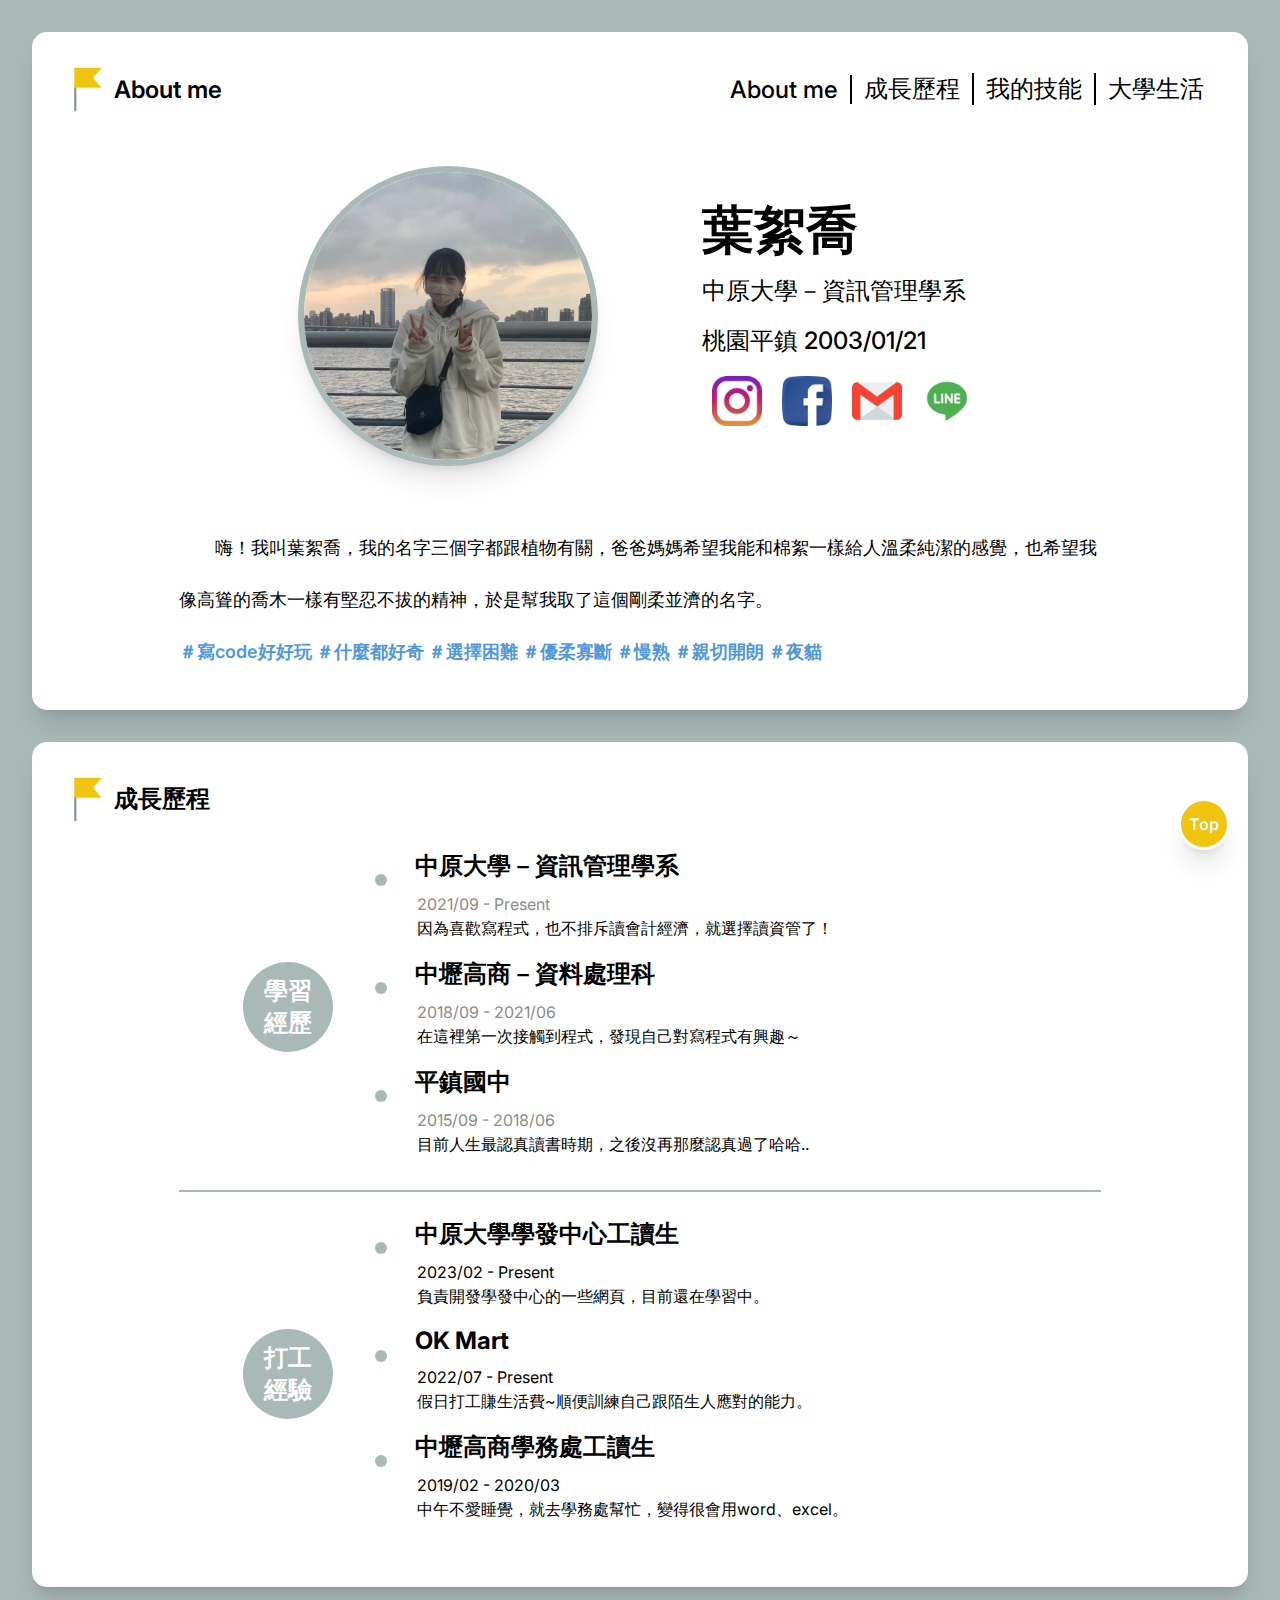
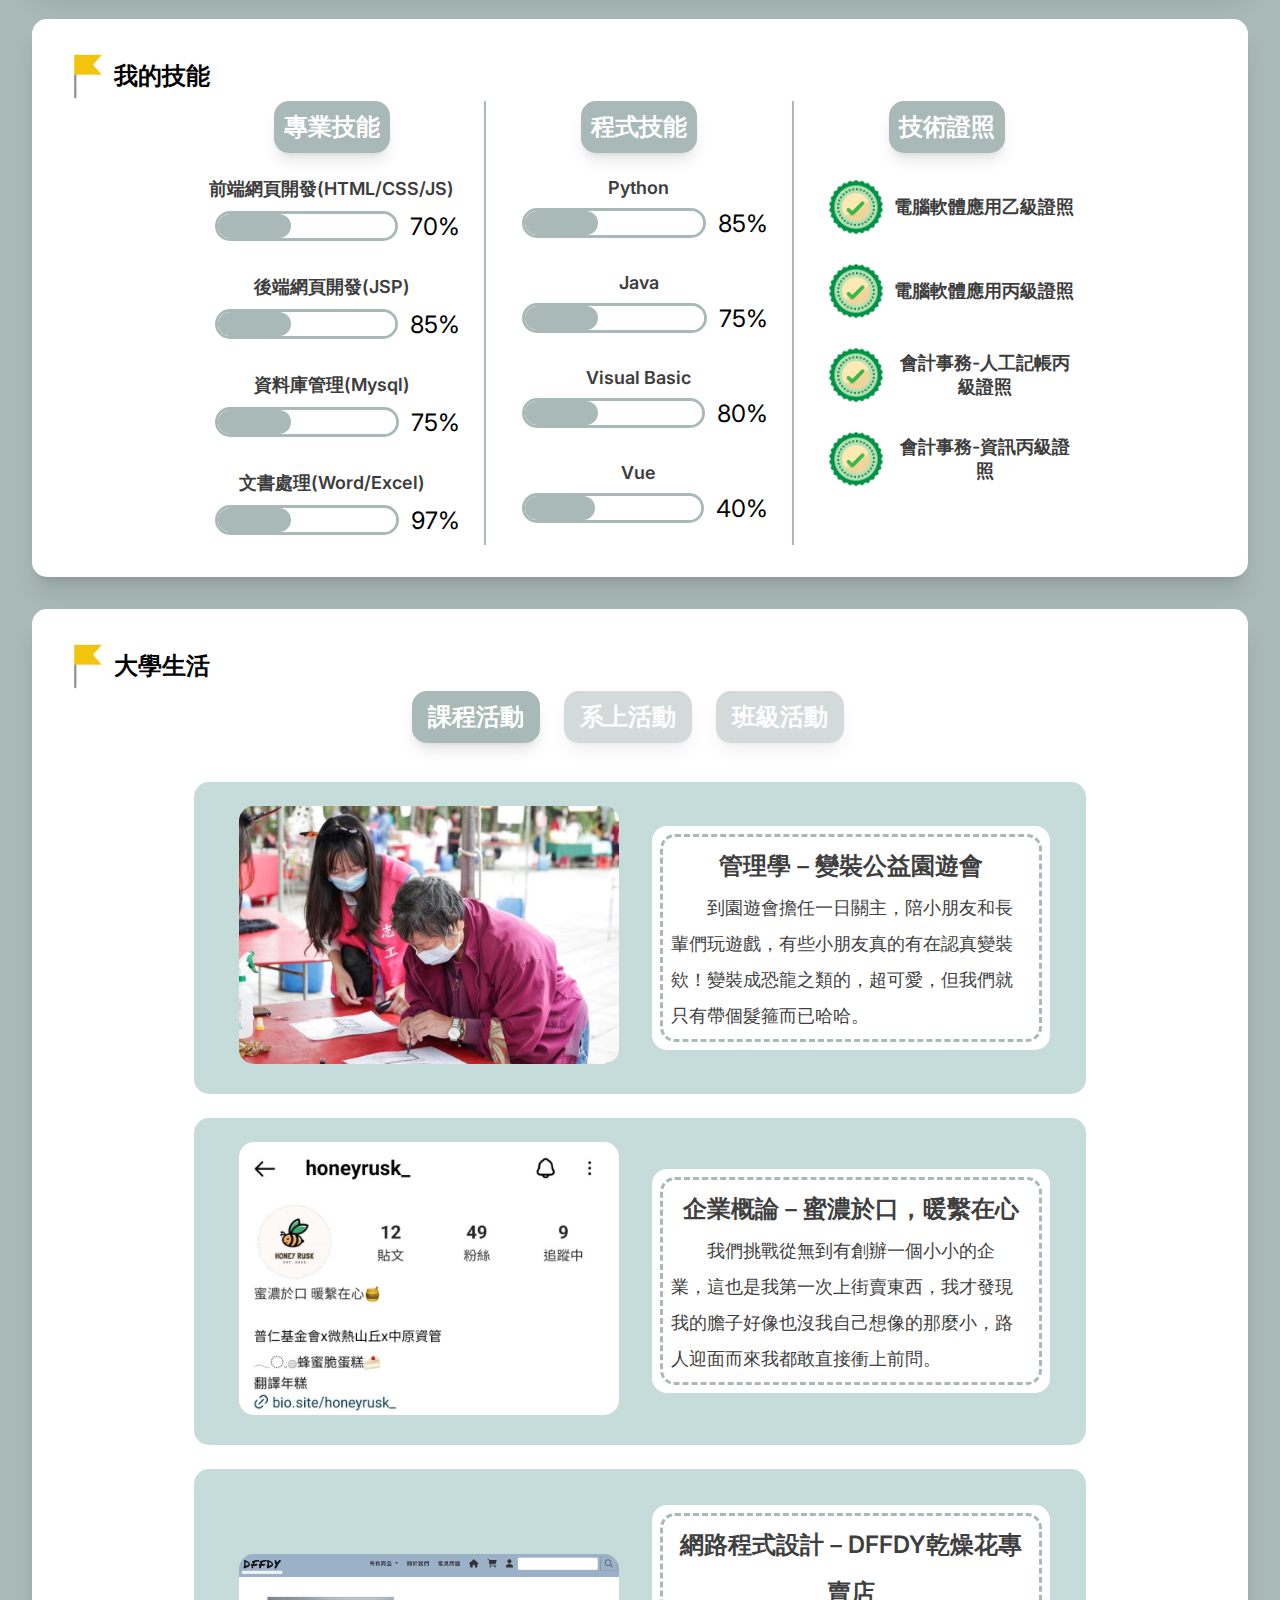
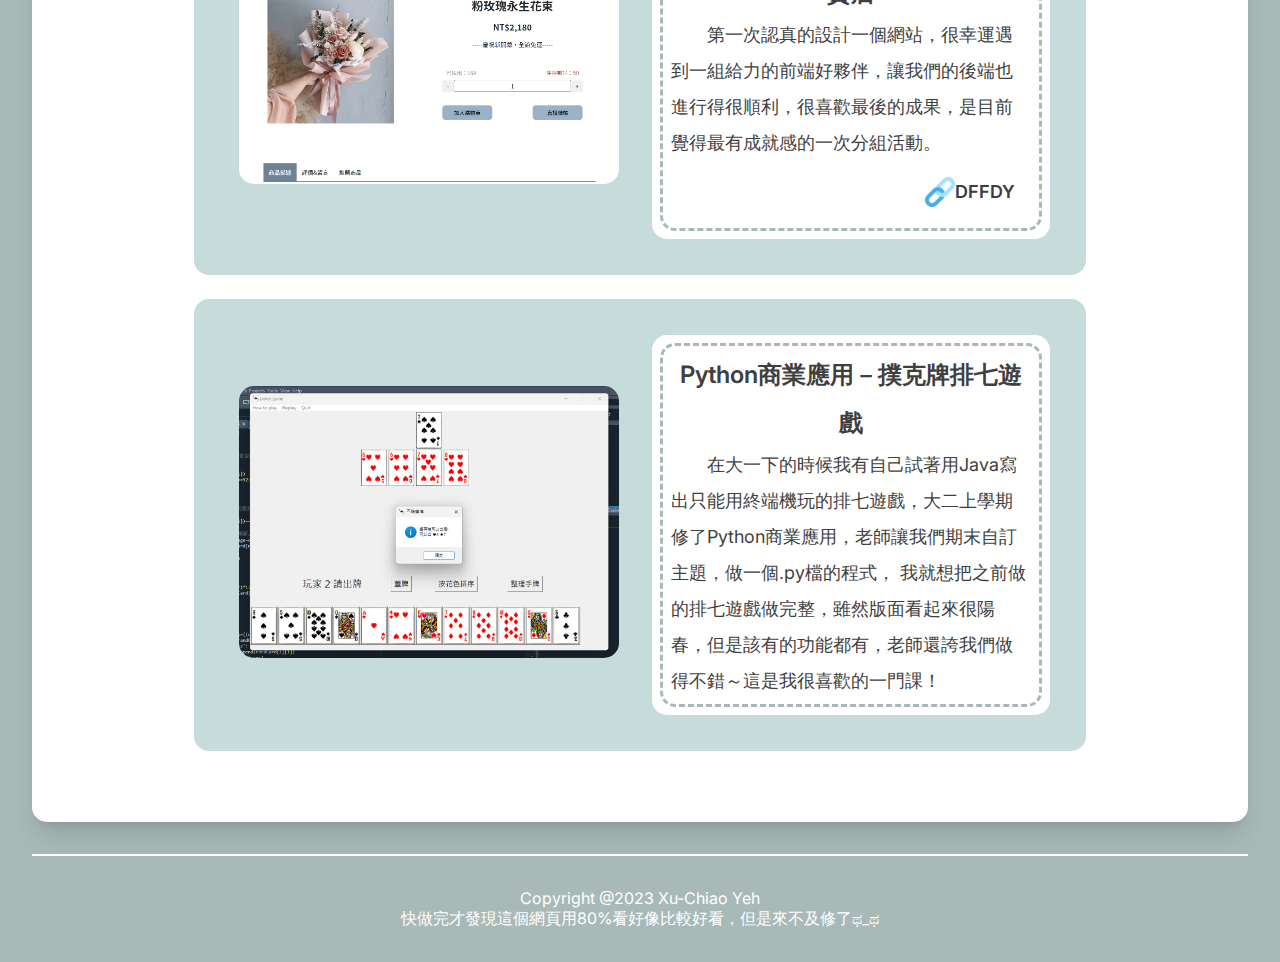
<file: index.html>
<!DOCTYPE html>
<html lang="en">
<head>
    <meta charset="UTF-8">
    <meta http-equiv="X-UA-Compatible" content="IE=edge">
    <meta name="viewport" content="width=device-width, initial-scale=1.0">
    <link rel="stylesheet" href="style.css">
    <link rel="stylesheet" href="https://anijs.github.io/lib/anicollection/anicollection.css">
    <link rel="preconnect" href="https://fonts.googleapis.com">
    <link rel="preconnect" href="https://fonts.gstatic.com" crossorigin>
    <link href="https://fonts.googleapis.com/css2?family=Inter:wght@100;200;300;400;500;600;700;800;900&display=swap" rel="stylesheet">
    <link rel="icon" href="/img/icon/leaf.ico" type="image/x-icon" />
    <title>Resume</title>
</head>


<body>
    <main>
        <article>
            <div style="display:flex;">
                <div class="flag" id="aboutMe">
                    <img src="img/icon/flag.png" data-anijs="if: mouseover, do: fadeInDown animated">
                    <div class="flagText">About me</div>
                </div>
                <ul class="flagBar">
                    <li data-anijs="if: click, do: fadeInDown animated, to:#aboutMe"><a href="#aboutMe">About me</a></li>
                    <li data-anijs="if: click, do: fadeInDown animated delay-sm, to:#growUp"><a href="#growUp">成長歷程</a></li>
                    <li data-anijs="if: click, do: fadeInDown animated delay-sm, to:#skills"><a href="#skills">我的技能</a></li>
                    <li data-anijs="if: click, do: fadeInDown animated delay-sm, to:#university" style="border: none;"><a href="#university">大學生活</a></li>
                </ul>
            </div>
            <div class="myDataContainer">
                <div class="myPhoto">
                    <img src="img/profile-photo.jpg" data-anijs="if: mouseover, do: swing animated">
                </div>
                <div class="myData">
                    <div>
                        <div style="font-size: 52px; font-weight: 600;">葉絮喬</div>
                        <div style="font-size: 24px; font-weight: 500; line-height: 50px;">
                            中原大學－資訊管理學系
                            <br>
                            桃園平鎮
                            2003/01/21
                            
                        </div>
                        <div class="contactIcon">
                            <a href="https://www.instagram.com/yxq_0121/" target="_blank"><img src="img/icon/ig.png" alt=""></a>
                            <a href="https://www.facebook.com/profile.php?id=100008879311058" target="_blank"><img src="img/icon/fb.png" alt=""></a>
                            <a href="mailto:yxuqiao0121@gmail.com"><img src="img/icon/gmail.png" alt=""></a>
                            <img src="img/icon/line.png" alt="">
                        </div>
                    </div>
                </div>
            </div>
            <section>
                <div class="introduce">
                    　　嗨！我叫葉絮喬，我的名字三個字都跟植物有關，爸爸媽媽希望我能和棉絮一樣給人溫柔純潔的感覺，也希望我像高聳的喬木一樣有堅忍不拔的精神，於是幫我取了這個剛柔並濟的名字。
                </div>
                <div class="hashtag">
                    ＃寫code好好玩     ＃什麼都好奇     ＃選擇困難     ＃優柔寡斷     ＃慢熟     ＃親切開朗     ＃夜貓
                </div>
            </section>
    
       </article>
       <article>
            <div class="flag" id="growUp">
                <img src="img/icon/flag.png" data-anijs="if: mouseover, do: fadeInDown animated">
                <div class="flagText">成長歷程</div>
            </div>

            <section>
                <div class="experience">
                    <div class="circle">學習<br>經歷</div>
                    <div class="timeline">
                        <div class="timeitem">
                            <div class="timedot"></div>
                            <h2>中原大學－資訊管理學系</h2>
                            <div class="timeContent">
                                <div class="date">2021/09 - Present</div>
                                <div>因為喜歡寫程式，也不排斥讀會計經濟，就選擇讀資管了！</div>
                            </div>
                        </div>
                        <img src="img/cycuim.jpg" id="cycuim" class="hidden">

                        <div class="timeitem">
                            <div class="timedot"></div>
                            <h2>中壢高商－資料處理科</h2>
                            <div class="timeContent">
                                <div class="date">2018/09 - 2021/06</div>
                                <div>在這裡第一次接觸到程式，發現自己對寫程式有興趣～</div>
                            </div>
                        </div>
                        <img src="img/clvsc.jpg" id="clvsc" class="hidden">

                        <div class="timeitem">
                            <div class="timedot"></div>
                            <h2>平鎮國中</h2>
                            <div class="timeContent">
                                <div class="date">2015/09 - 2018/06</div>
                                <div>目前人生最認真讀書時期，之後沒再那麼認真過了哈哈..</div>
                            </div>
                        </div>                        
                        <img src="img/pjjs.jpg" id="pjjs" class="hidden">
                    </div>
                    <div style="height: 320px; display: flex; align-items: center;">
                        <!-- <img src="img/cycuim.jpg" id="cycuim" class="hidden">
                        <img src="img/clvsc2.jpg" id="clvsc" class="hidden">
                        <img src="img/pjjs.jpg" id="pjjs" class="hidden"> -->
                    </div>
                </div>

                <div style="text-align: center;">
                    <hr style="border-color:#a8b8b7;" noshade>
                </div>

                <div class="experience">
                    <div class="circle">打工<br>經驗</div>
                    <div class="timeline">
                        <div class="timeitem">
                            <div class="timedot"></div>
                            <h2>中原大學學發中心工讀生</h2>
                            <div class="timeContent">
                                <div>2023/02 - Present</div>
                                <div>負責開發學發中心的一些網頁，目前還在學習中。</div>
                            </div>
                        </div>
                        <img src="img/cycuim.jpg" id="cycuim" class="hidden">

                        <div class="timeitem">
                            <div class="timedot"></div>
                            <h2>OK Mart</h2>
                            <div class="timeContent">
                                <div>2022/07 - Present</div>
                                <div>假日打工賺生活費~順便訓練自己跟陌生人應對的能力。</div>
                            </div>
                        </div>
                        <img src="img/ok-mart.jpg" id="clvsc" class="hidden">

                        <div class="timeitem">
                            <div class="timedot"></div>
                            <h2>中壢高商學務處工讀生</h2>
                            <div class="timeContent">
                                <div>2019/02 - 2020/03</div>
                                <div>中午不愛睡覺，就去學務處幫忙，變得很會用word、excel。</div>
                            </div>
                        </div>                        
                        <img src="img/clvsc.jpg" id="pjjs" class="hidden">
                    </div>
                    <div style="height: 320px; display: flex; align-items: center;">
                    </div>
                </div>

                
            </section>

            
            
        </article>
        <article>
            <div class="flag" id="skills">
                <img src="img/icon/flag.png" data-anijs="if: mouseover, do: fadeInDown animated">
                <div class="flagText">我的技能</div>
            </div>
           
            <section>
                <div class="skillContainer">
                    <div class="skillCol">
                        <div class="skillTitle">
                            專業技能
                        </div>
                        <div class="skill">
                            <div class="skillText">
                                前端網頁開發(HTML/CSS/JS)
                            </div>
                            <div class="skillContent">
                                <div class="progress">
                                    <progress onclick="move(70,0)" class="degree" id="degree" max="100" value="1"></progress>
                                </div>
                                <div class="precent">
                                    70%
                                </div>
                            </div>
                        </div>
                        <div class="skill">
                            <div class="skillText">
                                後端網頁開發(JSP)
                            </div>
                            <div class="skillContent">
                                <div class="progress">
                                    <progress onclick="move(85,1)" class="degree" id="degree" max="100" value="1"></progress>
                                </div>
                                <div class="precent">
                                    85%
                                </div>
                            </div>
                        </div><div class="skill">
                            <div class="skillText">
                                資料庫管理(Mysql)
                            </div>
                            <div class="skillContent">
                                <div class="progress">
                                    <progress onclick="move(75,2)" class="degree" id="degree" max="100" value="1"></progress>
                                </div>
                                <div class="precent">
                                    75%
                                </div>
                            </div>
                        </div><div class="skill">
                            <div class="skillText">
                                文書處理(Word/Excel)
                            </div>
                            <div class="skillContent">
                                <div class="progress">
                                    <progress onclick="move(80,3)" class="degree" id="degree" max="100" value="1"></progress>
                                </div>
                                <div class="precent">
                                    97%
                                </div>
                            </div>
                        </div>
                    </div>
                    <div class="skillCol">
                        <div class="skillTitle">
                            程式技能
                        </div>
                        <div class="skill">
                            <div class="skillText">
                                Python
                            </div>
                            <div class="skillContent">
                                <div class="progress">
                                    <progress onclick="move(85,4)" class="degree" id="degree" max="100" value="1"></progress>
                                </div>
                                <div class="precent">
                                    85%
                                </div>
                            </div>
                        </div>
                        <div class="skill">
                            <div class="skillText">
                                Java
                            </div>
                            <div class="skillContent">
                                <div class="progress">
                                    <progress onclick="move(75,5)" class="degree" id="degree" max="100" value="1"></progress>
                                </div>
                                <div class="precent">
                                    75%
                                </div>
                            </div>
                        </div><div class="skill">
                            <div class="skillText">
                                Visual Basic
                            </div>
                            <div class="skillContent">
                                <div class="progress">
                                    <progress onclick="move(80,6)" class="degree" id="degree" max="100" value="1"></progress>
                                </div>
                                <div class="precent">
                                    80%
                                </div>
                            </div>
                        </div><div class="skill">
                            <div class="skillText">
                                Vue
                            </div>
                            <div class="skillContent">
                                <div class="progress">
                                    <progress onclick="move(40,7)" class="degree" id="degree" max="100" value="1"></progress>
                                </div>
                                <div class="precent">
                                    40%
                                </div>
                            </div>
                        </div>
                    </div>
                    <div class="skillCol" style="border: none;">
                        <div class="skillTitle">
                            技術證照
                        </div>
                        <div class="skill flex-left">
                            <img src="img/icon/stamp.png" height="60px">
                            <div class="skillText text-2xl">
                                電腦軟體應用乙級證照
                            </div>
                        </div>
                        <div class="skill flex-left">
                            <img src="img/icon/stamp.png" height="60px">
                            <div class="skillText text-2x">
                                電腦軟體應用丙級證照
                            </div>
                        </div>
                        <div class="skill flex-left">
                            <img src="img/icon/stamp.png" height="60px">
                            <div class="skillText text-2x">                        
                                會計事務-人工記帳丙級證照
                            </div>
                        </div>
                        <div class="skill flex-left">
                            <img src="img/icon/stamp.png" height="60px">
                            <div class="skillText text-2x">
                                會計事務-資訊丙級證照
                            </div>
                        </div>
                    </div>
                </div>
            </section>
        </article>


        <article>
            <div class="flag" id="university">
                <img src="img/icon/flag.png" data-anijs="if: mouseover, do: fadeInDown animated">
                <div class="flagText">大學生活</div>
            </div>
            
            <section class="tab_css">
                <input id="tab1" type="radio" name="tab" checked="checked"/>
                <label for="tab1">課程活動</label>
                <div class="tab_content">
                    <div class="card flex-left">
                        <div class="imgContainer">
                            <img src="img/manage.jpg">
                        </div>
                        <div class="contentContainer">
                            <div class="borderOutside">
                                <div class="titleBorder">
                                    <div class="cardTitle">
                                        管理學－變裝公益園遊會
                                    </div>
                                    <div class="cardContent">
                                        到園遊會擔任一日關主，陪小朋友和長輩們玩遊戲，有些小朋友真的有在認真變裝欸！變裝成恐龍之類的，超可愛，但我們就只有帶個髮箍而已哈哈。
                                    </div>
                            </div>
                            </div>
                        </div>
                    </div>

                    <div class="card flex-left">
                        <div class="imgContainer">
                            <img src="img/bee-ig.jpg" >
                        </div>
                        <div class="contentContainer">
                            <div class="borderOutside">
                                <div class="titleBorder">
                                    <div class="cardTitle">
                                        企業概論－蜜濃於口，暖繫在心
                                    </div>
                                    <div class="cardContent">
                                        我們挑戰從無到有創辦一個小小的企業，這也是我第一次上街賣東西，我才發現我的膽子好像也沒我自己想像的那麼小，路人迎面而來我都敢直接衝上前問。
                                    </div>
                            </div>
                            </div>
                        </div>
                    </div>

                    <div class="card flex-left">
                        <div class="imgContainer">
                            <a href="https://xin1602.github.io/dffdy/" target="_blank"> 
                                <img src="img/web-design.png">
                            </a>
                        </div>
                        <div class="contentContainer">
                            <div class="borderOutside">
                                <div class="titleBorder">
                                    <div class="cardTitle">
                                        網路程式設計－DFFDY乾燥花專賣店
                                    </div>
                                    <div class="cardContent">
                                        第一次認真的設計一個網站，很幸運遇到一組給力的前端好夥伴，讓我們的後端也進行得很順利，很喜歡最後的成果，是目前覺得最有成就感的一次分組活動。
                                    </div>
                                    <a href="https://xin1602.github.io/dffdy/" target="_blank">
                                        <div class="link flex-center">
                                            <img src="img/icon/link.png" alt="">
                                            DFFDY
                                        </div>
                                    </a>
                            </div>
                            </div>
                        </div>
                    </div>

                    <div class="card flex-left">
                        <div class="imgContainer">
                            <img src="img/poker.png">
                        </div>
                        <div class="contentContainer">
                            <div class="borderOutside">
                                <div class="titleBorder">
                                    <div class="cardTitle">
                                        Python商業應用－撲克牌排七遊戲
                                    </div>
                                    <div class="cardContent">
                                        在大一下的時候我有自己試著用Java寫出只能用終端機玩的排七遊戲，大二上學期修了Python商業應用，老師讓我們期末自訂主題，做一個.py檔的程式，
                                        我就想把之前做的排七遊戲做完整，雖然版面看起來很陽春，但是該有的功能都有，老師還誇我們做得不錯～這是我很喜歡的一門課！
                                    </div>
                            </div>
                            </div>
                        </div>
                    </div>
                </div>

                <input id="tab2" type="radio" name="tab"/>
                <label for="tab2">系上活動</label>
                <div class="tab_content">
                    <div class="card">
                        <div class="contentContainer" style="width: 95%; margin: auto;">
                            <div class="borderOutside" style="width: 100%;">
                                <div class="titleBorder" style="width: 100%;">
                                    <div class="cardTitle">
                                        資管系系學會－執秘
                                    </div>
                                    <div class="cardContent">
                                        誤打誤撞就不小心接下了系學會執秘這個幹部，沒做什麼大事，但也陸陸續續參加了很多小活動。
                                    </div>
                            </div>
                            </div>
                        </div>
                    </div>   

                    <div class="card flex-left">
                        <div class="imgContainer">
                            <img src="img/camp-game.png">
                        </div>
                        <div class="contentContainer">
                            <div class="borderOutside">
                                <div class="titleBorder">
                                    <div class="cardTitle">
                                        迎新宿營
                                    </div>
                                    <div class="cardContent">
                                        當活動組的工作人員，不得不說我覺得那個暑假是我升上大學以來最累的兩個月，接觸到很多平常不太會接觸到的活動，算是一種特別的體驗~
                                    </div>
                            </div>
                            </div>
                        </div>
                    </div>

                    <div class="card flex-left">
                        <div class="imgContainer">
                            <img src="img/topic.jpg">
                        </div>
                        <div class="contentContainer">
                            <div class="borderOutside">
                                <div class="titleBorder">
                                    <div class="cardTitle">
                                        專題競賽工作人員
                                    </div>
                                    <div class="cardContent">
                                        在報到組當工作人員，輕輕鬆鬆的工作，我覺得當這個活動的工作人員很有趣，可以觀摩大四學長姊的畢業專題報告，看到很多學長姊都很厲害，會讓我想向他們看齊。
                                    </div>
                            </div>
                            </div>
                        </div>
                    </div>

                    <div class="card flex-left">
                        <div class="imgContainer">
                            <img src="img/knowledge.jpg">
                        </div>
                        <div class="contentContainer">
                            <div class="borderOutside">
                                <div class="titleBorder">
                                    <div class="cardTitle">
                                        資識王關主
                                    </div>
                                    <div class="cardContent">
                                        系上辦的可愛的小活動，有得吃又有得玩，我超認真出了很多題目難倒大家。
                                    </div>
                            </div>
                            </div>
                        </div>
                    </div>
                </div>
                
                <input id="tab3" type="radio" name="tab"/>
                <label for="tab3">班級活動</label>
                <div class="tab_content">
                    <div class="card flex-left">
                        <div class="imgContainer">
                            <img src="img/im-night.png">
                        </div>
                        <div class="contentContainer">
                            <div class="borderOutside">
                                <div class="titleBorder">
                                    <div class="cardTitle">
                                        資管之夜－道具組組長
                                    </div>
                                    <div class="cardContent">
                                        我們十幾個人一起做了超多道具，雖然有一些道具在台上放在地板上拍不到。
                                    </div>
                            </div>
                            </div>
                        </div>
                    </div>

                    <div class="card flex-left">
                        <div class="imgContainer">
                            <img src="img/xmas.jpg">
                        </div>
                        <div class="contentContainer">
                            <div class="borderOutside">
                                <div class="titleBorder">
                                    <div class="cardTitle">
                                        聖誕交換禮物+唱歌
                                    </div>
                                    <div class="cardContent">
                                        因為很懷念高中時和同學過聖誕節的氣氛，想要大學也留下一些回憶，就和兩位同學一起邀請班上同學舉辦聖誕活動，雖然參加的人不多，但是辦得還算成功。
                                    </div>
                            </div>
                            </div>
                        </div>
                    </div>

                    
                </div>
            </section>
            
           
        </article>
        <a href="#">
            <div class="top">
                Top
            </div>
        </a>
    </main>
    <footer>
        <div style="margin: 32px; text-align: center;">
            <hr style="border-color:#ffffff" noshade>
            <div style="margin-top: 32px;">
                Copyright @2023 Xu-Chiao Yeh
                <br>
                快做完才發現這個網頁用80%看好像比較好看，但是來不及修了ಥ_ಥ
            </div>
        </div>
    </footer>
    <script src="https://anijs.github.io/lib/anijs/anijs-min.js"></script> 
    <script src="https://anijs.github.io/lib/anijs/helpers/dom/anijs-helper-dom-min.js"></script>
    <script>
        window.onload= function text(){
        move(70,0);
        move(80,1);
        move(75,2);
        move(97,3);
        move(85,4);
        move(75,5);
        move(80,6);
        move(40,7);
        }
        function move(num,index){
            var value = 1;
            var id =setInterval(frame, 20)
            function frame() {
                var ans = document.getElementsByClassName("degree")[index];
                if(value >=num){
                    clearInterval(id);
                }
                else{
                    value++;
                    ans.value=value;
                }
            }
        }
        
    </script>
      
</body>

</html>
</file>
<file: style.css>
*{
    padding: 0;
    margin: 0;
    box-sizing: border-box;
    font-family: 'Inter', sans-serif;
}
html{
    scroll-behavior: smooth;
}
body{
    background-color: #A8B9B7;
}
article{
    margin: 32px;
    padding: 32px;
    background-color: white;
    border-radius: 15px;
    box-shadow: 0 20px 25px -5px rgb(0 0 0 / 0.1), 0 8px 10px -6px rgb(0 0 0 / 0.1);
    /* box-shadow: 0 4px 6px -1px rgb(0 0 0 / 0.1), 0 2px 4px -2px rgb(0 0 0 / 0.1); */
}
nav{
    background-color: white;
}
.flag{
    display: flex;
    align-items: center;
    flex-grow: 1;
}
.flag img{
    height: 50px;
}
.flagText{
    font-weight: 600;
    font-size: 24px;
    display: flex;
    justify-content: center;
    align-items: center;
}
.flagBar{
    font-weight: 500;
    font-size: 24px;
    display: flex;
    justify-content: center;
    align-items: center;
    /* position: sticky;
    top: 0px;
    height: 100%; */
}
.flagBar li {
    padding-left: 12px;
    padding-right: 12px;
    border-right: 2px solid black;
}

.flagBar a:hover{
    color: #F1C40F;
    font-weight: 600;
}

.flagBar a{
    text-decoration: none;
    color: black;
}

.myDataContainer{
    display: flex;
    justify-content: center;
}
.myPhoto img{
    margin: 52px;
    border: 6px solid #A8B9B7;
    border-radius: 50%;
    height: 300px;
    box-shadow: 0 20px 25px -5px rgb(0 0 0 / 0.1), 0 8px 10px -6px rgb(0 0 0 / 0.1);
}
.myData{
    margin: 52px;
    display: flex;
    align-items: center;
}
.contactIcon{
    display: flex;
}
.contactIcon img{
    margin: 10px;
    height: 50px;
}
.contactIcon img:hover{
    margin: 7px;
    height: 56px;
    transition: 0.1s;
}
.introduce, .hashtag{
    font-size: 18px;
    font-weight: 500;
    line-height: 52px;
}
.hashtag{
    font-weight: 600;   
    color: #5098DB;
}

.top{
    width: 52px;
    height: 52px;
    border-radius: 50%;
    color: white;
    background-color: #F1C40F;
    border: 3px solid white;
    display: flex;
    justify-content: center;
    align-items: center;
    position: fixed;
    right: 50px;
    bottom: 50px;
    font-weight: 600;
    box-shadow: 0 20px 25px -5px rgb(0 0 0 / 0.1), 0 8px 10px -6px rgb(0 0 0 / 0.1);
}
.top:hover{
    font-size: 18px;
    width: 56px;
    height: 56px;
    right: 48px;
    bottom: 48px;
}
.top:hover{
    font-size: 18px;
    transition: 0.2s ;
}
footer{
    background-color: #A8B9B7;
    color: white;
}

ol ,ul, li {
    list-style: none;
    margin: 0;
    padding: 0;
}
.timeline{
    /* border-left: 2px solid;
    border-color: #A8B9B7; */
    position: relative;
    flex-grow: 1;
}
.timeitem{
    margin-bottom: 18px ;
    margin-left:24px ;
    transition: all 1s ease;
    width: 510px;
}
.timedot{
    position: absolute;
    width: 12px;
    height: 12px;
    background-color: #A8B9B7;
    border-radius: 50%;
    left: -0.375rem;
    border: 1px;
    border: #ffffff;
    margin-top: 1.5rem;

}
.circle{
    width: 90px; 
    height: 90px; 
    padding: 10px;
    margin: 48px;
    border-radius: 50%; 
    background-color: #a8B9b7;
    color: white;
    display: flex;
    justify-content: center;
    align-items: center;
    font-weight: 600;
    font-size: 24px;
}
.circle:hover{
    box-shadow: 0 20px 25px -5px rgb(0 0 0 / 0.1), 0 8px 10px -6px rgb(0 0 0 / 0.1);
}
.experience{
    padding: 16px;
    display:flex; 
    align-items: center;
    justify-content: center;
}

section{
    width: 80%;
    margin:auto;
}

.hidden{
    display: none;
    box-shadow: 0 25px 50px -12px rgb(0 0 0 / 0.25);
    height: 280px;
    position:absolute;
    left: 512px;
    top: 24px;
    transition: all 1s ease;
    border-radius: 10px;
}

.timeitem:hover +.hidden {
    display: block;
    animation: text 1.5s;
}
.hidden:hover {
    display: block;
    animation: text 1.5s;
}
.timeitem:hover h2{
    font-size: 26px;
    margin: 8.8px;
    color: #F1C40F;
}

.experience:hover .circle{
    box-shadow: 0 20px 25px -5px rgb(0 0 0 / 0.1), 0 8px 10px -6px rgb(0 0 0 / 0.1);
}
.date{
    color: #8b8b8b;
}

.timeitem h2{
    margin: 10px;
}
.timeContent{
    margin-left: 12px;
    line-height: 24px;
}

.skillContainer{
    display: grid;
    grid-template-rows: repeat(1);
    grid-template-columns:repeat(3,1fr) ;
}
.skillTitle{
    text-align: center;
    color: #fff;
    background-color: #A8B9B7;
    font-weight: 600;
    font-size: 24px;
    border-radius: 15px;
    width: fit-content;
    padding: 10px;
    margin: auto;
    box-shadow: 0 10px 15px -3px rgb(0 0 0 / 0.1), 0 4px 6px -4px rgb(0 0 0 / 0.1);
}

.skill{
    margin: 24px 24px 0px 24px;
    
}

.skillCol{
    border-right : 2px solid #A8B9B7;
}

.skillContent{
    display: flex;
    justify-content: center;
    align-items: center;
}

.skillText{
    text-align: center;
    font-size: 18px;
    font-weight: 600;
    color: #3d3d3d;
}
.progress{
    display: flex;
    align-items: center;
    width: 100%;
    height: 50px;
}
progress{
    margin: 12px;
    width: 100%;
    height: 30px;
    -webkit-appearance: none;
    appearance: none;
}
progress:hover{
    margin: 0px;
    height: 40px;
    border-radius: 30px; 
    transition: 0.5s;
}
::-webkit-progress-inner-element {
    border: 3px solid #A8B9B7;
    border-radius: 15px;
}
progress[value]::-webkit-progress-bar {
    background-color: #ffffff;
    border-radius: 15px;
}
progress[value]::-webkit-progress-value {
    background-color: #A8B9B7;
    border-radius: 15px; 
}

.precent{
    font-size: 24px;
}
/* .array_item{
    width: 100%;
    display: flex;
    justify-content: center;
    align-items: center;
}

.degree{
    width: 50%;
    height: 100px;
} */

.flex-center{
    display: flex;
    justify-content: center;
    align-items: center;
}
.flex-left{
    display: flex;
    justify-content: left;
    align-items: center;
}
.text-xl{
    font-size: 24px;
}

.skill img{
    margin: 0px 8px;
}



.tab_css{
    display:flex;
    flex-wrap:wrap;
    justify-content:center;
}
.tab_css input{
    display:none
}
.tab_css label{
    margin: 0 24px 24px 0; 
    padding: 10px 16px; 
    cursor: pointer;
    border-radius: 15px;
    font-weight: 600;
    font-size: 24px;
    background: #A8B9B7;
    color: #fff; opacity: 0.5;
    box-shadow: 0 10px 15px -3px rgb(0 0 0 / 0.1), 0 4px 6px -4px rgb(0 0 0 / 0.1);

}
.tab_content{
    order:1;
    display: none; 
    width:100%;  
    line-height: 1.6; 
    font-size: .9em; 
    padding: 15px; 
    border-radius: 5px;
}
.tab_css input:checked + label, .tab_css label:hover{
    opacity: 1; 
    font-weight:bold;
}
.tab_css input:checked + label + .tab_content{
   display: initial;
   animation: text 1.5s;
}

.card{
    margin-bottom:24px;
    background-color: #c6dcda;
    color: rgb(63, 63, 63);
    border-radius: 15px;
    padding: 24px;
}

.imgContainer{
    width: 50%;
    text-align: center;
}
.contentContainer{
    width: 50%;
    display: flex;
    flex-direction: column;
    justify-content: center;
    align-items: center;
}

.card img{
    border-radius: 15px;
    max-width:90%;
}

.cardTitle{
    width: fit-content;
    font-size: 24px;
    font-weight: 600;
    text-align: center;
    margin: auto;
    line-height: 48px;
}
.borderOutside{
    background-color: white;
    border-radius: 15px;
    box-sizing: content-box;
    padding: 8px 8px;
    margin: 12px;
}
.titleBorder{
    
    border-radius: 15px;
    border: 3px dashed #A8B9B7; 
    padding: 5px 8px;
}

.cardContent{
    font-size: 18px;
    line-height: 36px;
    text-indent: 2em;
}

.card a{
    text-decoration: none;
    color: #3d3d3d;
}
.link img{
    height: 30px;
    border-radius: 0px;
}

.link{
    width: fit-content;
    margin: 16px 16px 16px auto ;
    font-size: 18px;
    font-weight: 600;
}
@keyframes text {
    0%{opacity: 0%;}
    100%{opacity: 100%;}
}

@media screen and (max-width: 800px){
    .myDataContainer{
        display: block;
        text-align: center;
    }
    .myPhoto{
        text-align: center;
    }
    .myPhoto img{
        margin: 0px;
        width: 100%;
        height: auto;
        max-width: 300px;
    }
    .myData{
        margin: 26px;
        display: flex;
        align-items: center;
        justify-content: center;
    }
    .introduce, .hashtag{
        margin: 0px;
    }
}
</file>
